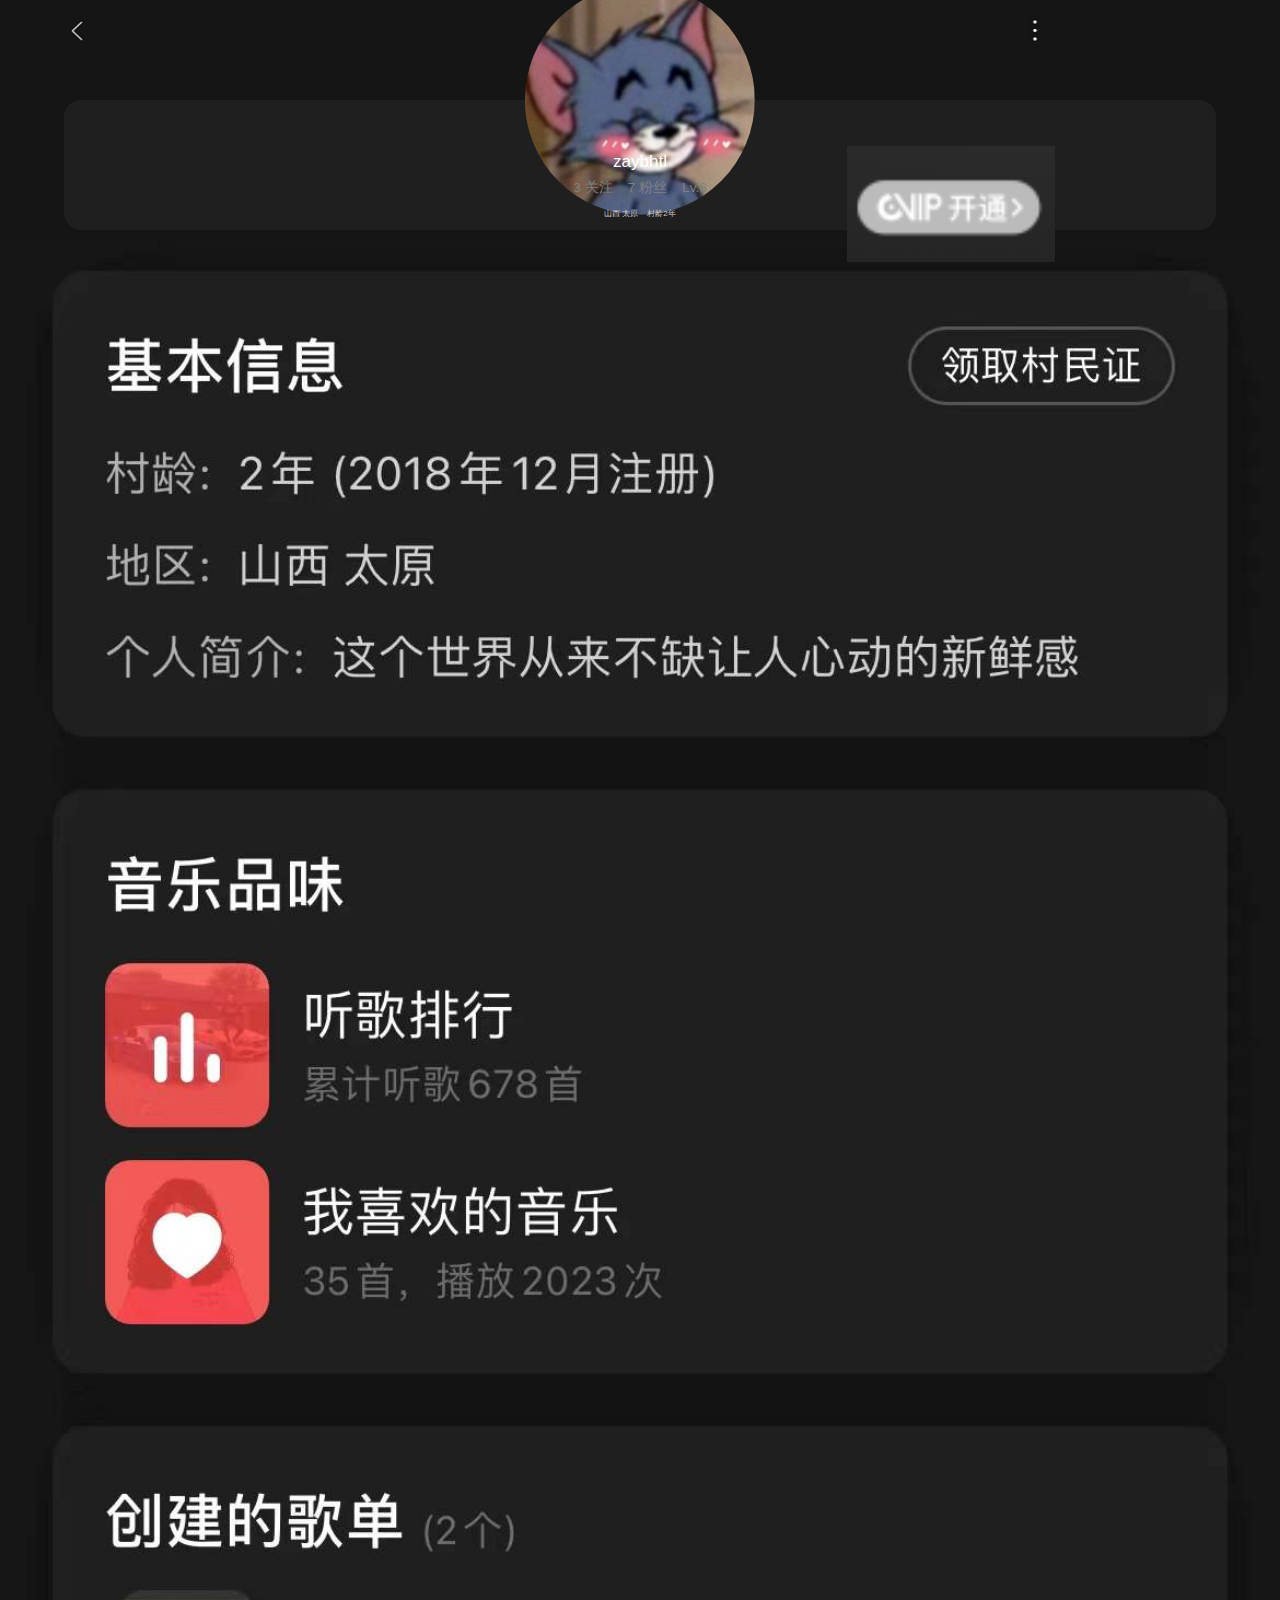
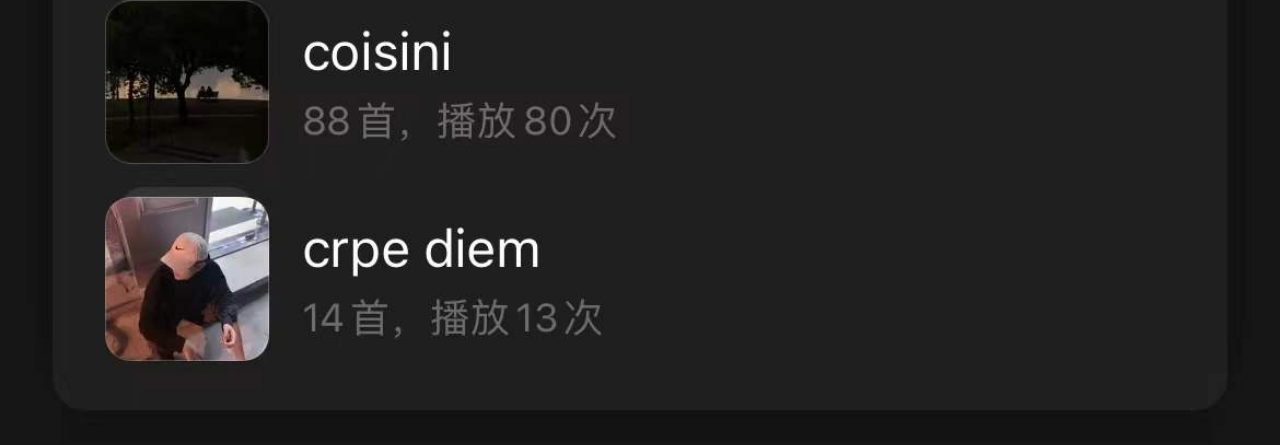
<file: mymessage.html>
<!DOCTYPE html>
<html lang="en">
<head>
    <meta charset="UTF-8">
    <meta http-equiv="X-UA-Compatible" content="IE=edge">
    <meta name="viewport" content="width=device-width, initial-scale=1.0, maximum-scale=1.0, user-scalable=0">
    <title>Document</title>
    <link rel="stylesheet" href="./css/清空默认css样式.css">
    <link rel="stylesheet" href="./css/mymessg.css">
</head>
<body>
   <div class="box">
        <header>
            <a href="mysonglist.html"><img src="./img/mymess/QQ截图20211210161008.png" class="img1"></a>
            <img src="./img/mymess/QQ截图20211210161022.png" class="img3">
        </header>

        <section class="matou">
            <img src="./img/mymessage/4ce565a95921fb4e62076aa2460f104.png" class="touxiang"></a>
            <p>zaybhtl</p>
            <img src="./img/mymessage/QQ截图20211210144505.png" class="vip">
            <span>3 关注 &nbsp;&nbsp; 7 粉丝 &nbsp;&nbsp; Lv.6</span> <br>
            <span class="area">山西 太原 &nbsp;&nbsp; 村龄2年</span>
        </section>
        <div class="message_">
            <a href="#"><img src="./img/mymess/70ca3d2207a3207e37938cf6f23b81a.jpg" alt=""></a>
        </div>
   </div>
</body>
</html>
</file>
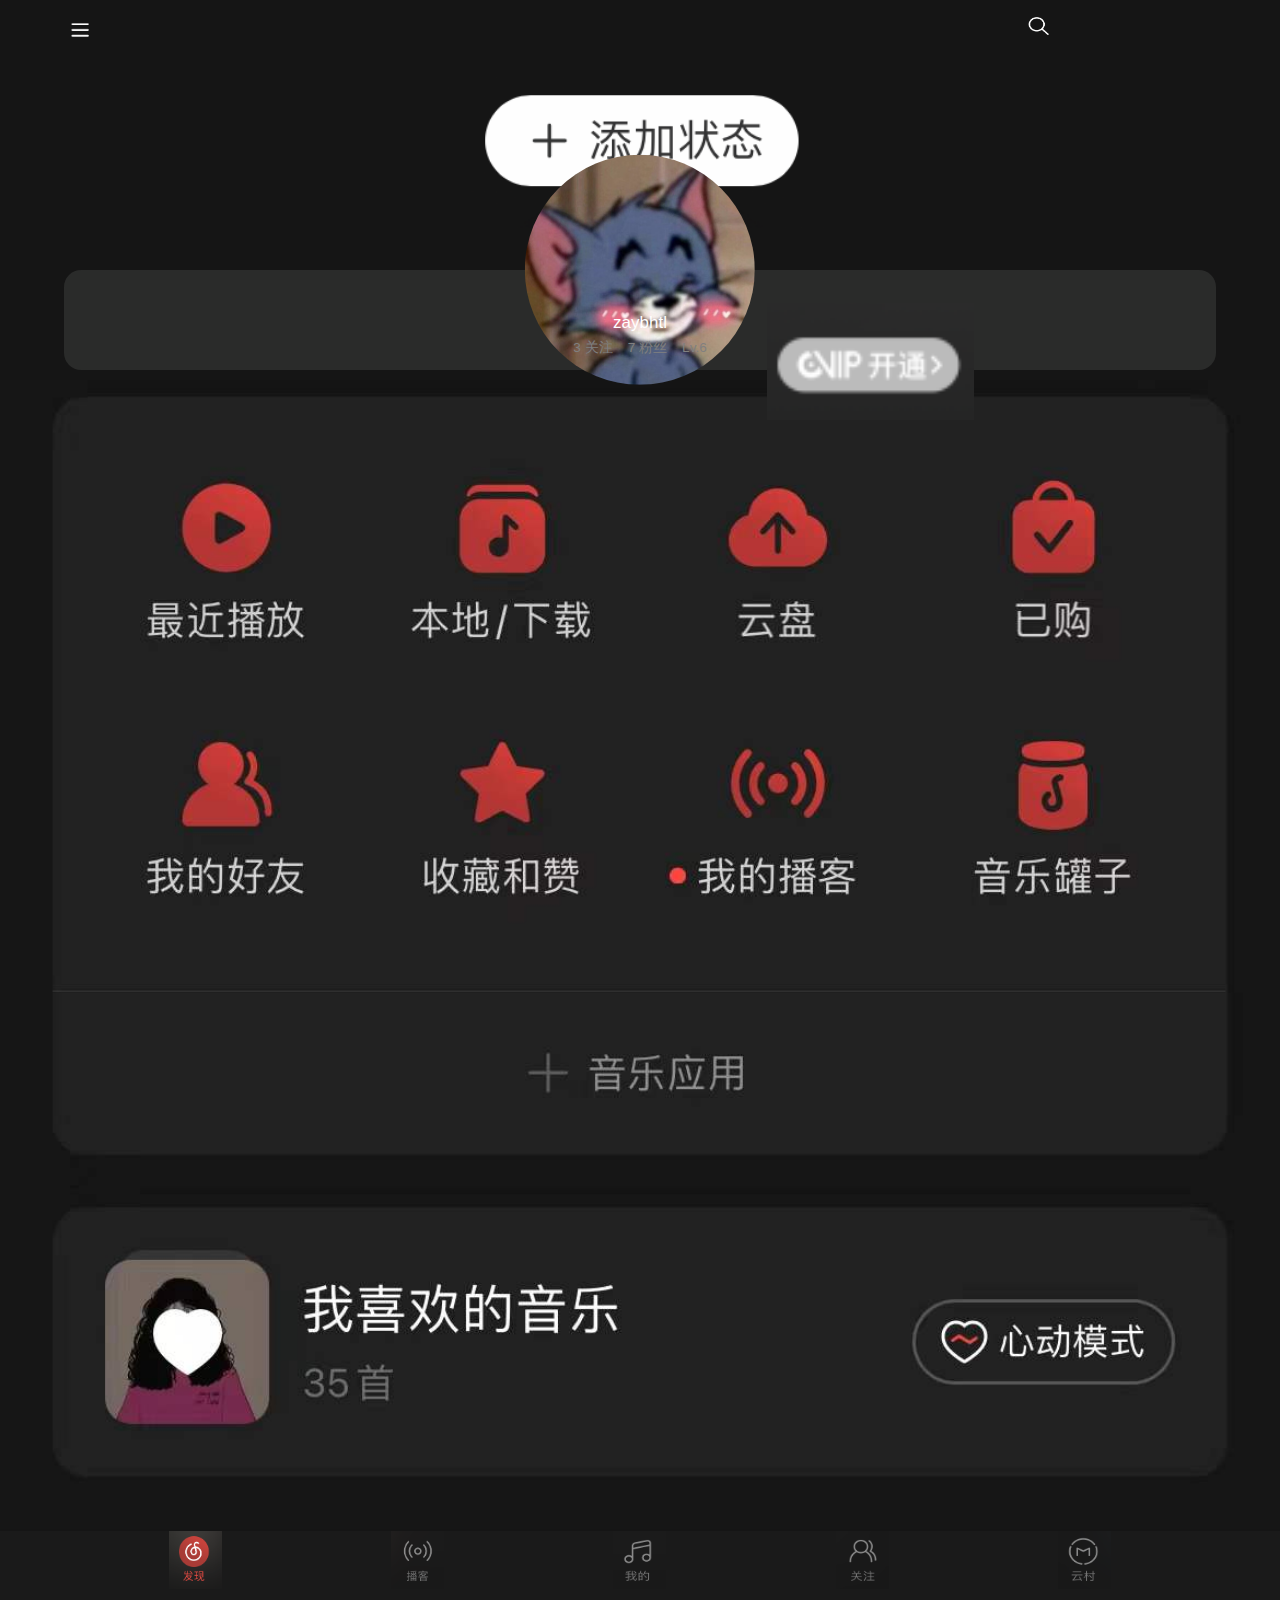
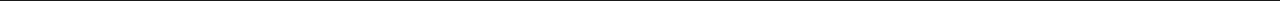
<file: mysonglist.html>
<!DOCTYPE html>
<html lang="en">
<head>
    <meta charset="UTF-8">
    <meta http-equiv="X-UA-Compatible" content="IE=edge">
    <meta name="viewport" content="width=device-width, initial-scale=1.0, maximum-scale=1.0, user-scalable=0">
    <title>Document</title>
    <link rel="stylesheet" href="./css/清空默认css样式.css">
    <link rel="stylesheet" href="./css/mymessage.css">
</head>
<body>
    <div class="box">
        <header>
            <a href="my.html"><img src="./img/mymessage/QQ截图20211210143745.png" class="img1"></a>
            <img src="./img/mymessage/df92b25d163340c9f34496b7f00debc_05.gif" class="img3">
        </header>
        <img src="./img/mymessage/df92b25d163340c9f34496b7f00debc_03.gif" class="addtp">
        <section class="matou">
            <a href="mymessage.html"><img src="./img/mymessage/4ce565a95921fb4e62076aa2460f104.png" class="touxiang"></a>
            <p>zaybhtl</p>
            <img src="./img/mymessage/QQ截图20211210144505.png" class="vip">
            <span>3 关注 &nbsp;&nbsp; 7 粉丝 &nbsp;&nbsp; Lv.6</span>
        </section>
        <div class="listmy">
            <a href="#"><img src="./img/mymessage/7b065a9ed8f4ab6a1ff9315c985b63a.jpg" alt=""></a>
        </div>
        <footer>
            <ul>
                <li><a href="index.html"><img src="./img/index/微信图片_20211209100438_03.gif" alt=""> </a></li>
                <li><a href="#"><img src="./img/index/微信图片_20211209100438_05.gif" alt=""></a></li>
                <li><a href="mysonglist.html"><img src="./img/index/微信图片_20211209100438_07.gif" alt=""></a></li>
                <li><a href="#"><img src="./img/index/微信图片_20211209100438_09.gif" alt=""></a></li>
                <li><a href="#"><img src="./img/index/微信图片_20211209100438_11.gif" alt=""></a></li>
            </ul>
        </footer>
    </div>  
</body>
</html>
</file>
<file: css/mymessg.css>
html{
    font-size: 62.5%;
}
.box{
    width: 100%;
    background-color: rgb(21,21,21);
}
header{
    display: flex;
    align-items: center;
    width: 90%;
    height: 6rem;
    margin: 0 auto;
}
header .img1{
    width: 3rem;
    height: 3.8rem;
    margin-left: 2%;
}
header .img3{
    width: 3.5rem;
    height: 3.7rem;
    margin-left: 80%;
}
.matou{
    width: 90%;
    height: 13rem;
    margin: 4rem auto 1rem;
    background-color: rgb(31,31,31);
    border-radius: 1.7rem;
    color: white;
    font-size: 1.7rem;
    text-align: center;
    position: relative;
}
.matou p{
    position: absolute;
    top: 48%;
    left: 50%;
    transform: translate(-50%,-50%);
}
.matou span{
    position: absolute;
    font-size: .8em;
    color: gray;
    top: 68%;
    left: 50%;
    transform: translate(-50%,-50%);
}
.touxiang{
    width: 20%;
    position: absolute;
    border-radius: 50%;
    left: 50%;
    transform: translate(-50%,-50%);
}
.matou .vip{
    width: 18%;
    position: absolute;
    left: 68%;
    top: 35%;
}
.matou .area{
    top: 87%;
    color:rgb(209, 203, 203);
    font-size: .8rem; 
}
.message_{
    width: 100%;
}
.message_ img{
    width: 100%;
}
</file>
<file: css/mymessage.css>
html{
    font-size: 62.5%;
}
.box{
    width: 100%;
    background-color: rgb(21,21,21);
}
header{
    display: flex;
    align-items: center;
    width: 90%;
    height: 6rem;
    margin: 0 auto;
}
header .img1{
    width: 3.5rem;
    height: 3.4rem;
    margin-left: 2%;
}
header .img3{
    width: 3.5rem;
    height: 3.7rem;
    margin-left: 80%;
}
.addtp{
    width: 30%;
    margin-left: 35%;
    margin-top: 1rem;
}

.matou{
    width: 90%;
    height: 10rem;
    margin: 4rem auto 1rem;
    background-color: rgb(42,43,42);
    border-radius: 1.7rem;
    color: white;
    font-size: 1.7rem;
    text-align: center;
    position: relative;
}
.matou p{
    position: absolute;
    top: 53%;
    left: 50%;
    transform: translate(-50%,-50%);
}
.matou span{
    position: absolute;
    font-size: .8em;
    color: gray;
    top: 78%;
    left: 50%;
    transform: translate(-50%,-50%);
}
.touxiang{
    width: 20%;
    position: absolute;
    border-radius: 50%;
    left: 50%;
    transform: translate(-50%,-50%);
}
.matou .vip{
    width: 18%;
    position: absolute;
    left: 61%;
    top: 33%;
}
.listmy{
    width: 100%;
}
.listmy img{
    width: 100%;
}

footer{
    width: 100%;
    height: 7rem;
    background-color: rgb(26,26,26);
}
footer ul{
    width: 100%;
    display: flex;
    justify-content: space-evenly;
    align-items: center;
}
/* footer ul li{
    width: 33%;
    height: 7rem;
} */
footer ul li img{
    width: 5.3rem;
    height: 5.8rem;
}
</file>
<file: css/清空默认css样式.css>
/* css reset */
    body,
    button,
    dd,
    dl,
    dt,
    fieldset,
    form,
    h1,
    h2,
    h3,
    h4,
    h5,
    h6,
    input,
    legend,
    li,
    ol,
    p,
    select,
    table,
    td,
    textarea,
    th,
    ul {
        margin: 0;
        padding: 0
    }

    body {
        min-width: 320px;
        font-family: 'microsoft yahei', Verdana, Arial, Helvetica, sans8-serif;
        color: #000;
        -webkit-text-size-adjust: none
    }

    fieldset,
    img {
        border: 0
    }

    ol,
    ul {
        list-style: none
    }

    address,
    em {
        font-style: normal
    }

    a {
        color: #000;
        text-decoration: none
    }

    table {
        border-collapse: collapse;
    }

    .clearfix:after {
        clear: both;
        content: " ";
        display: block;
        font-size: 0;
        height: 0;
        visibility: hidden
    }

    .clearfix {
        zoom: 1
    }
</file>
